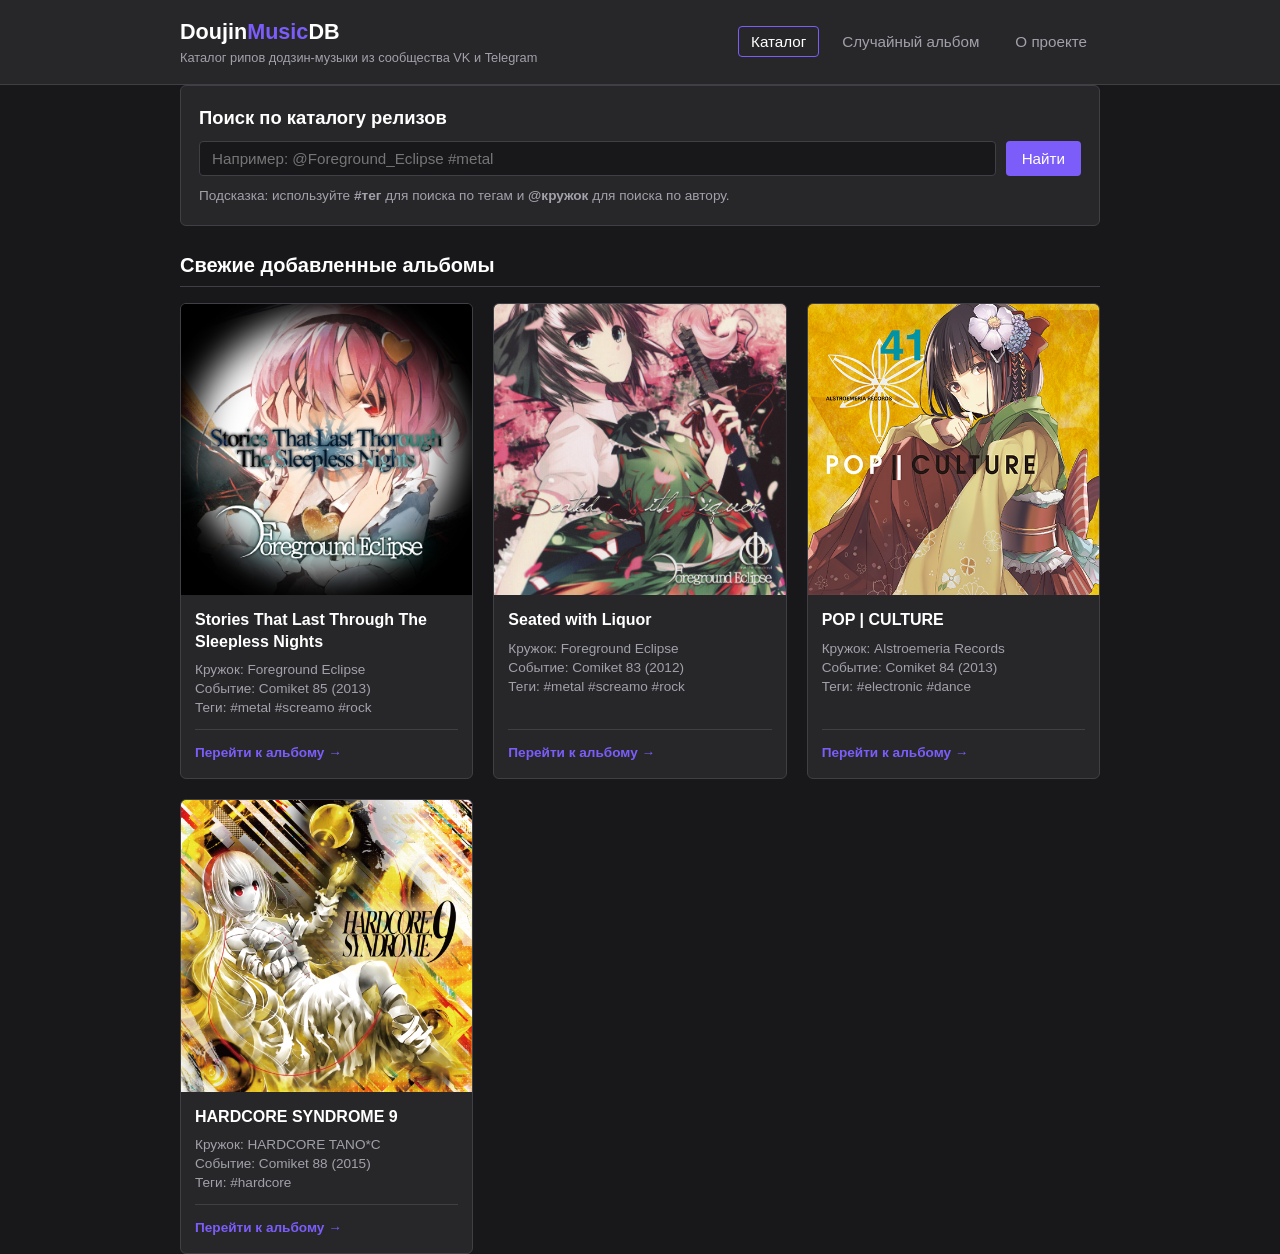
<file: lab2/index.html>
<!DOCTYPE html>
<html lang="ru">
<head>
    <meta charset="UTF-8">
    <meta name="viewport" content="width=device-width, initial-scale=1.0">
    <title>DoujinMusicDB — Каталог рипов додзин-музыки</title>
    <link rel="stylesheet" href="css/style.css">
</head>
<body>

    <header id="site-header">
        <div class="container header-inner">
            <a href="index.html" class="brand-link">
                <div>
                    <div class="brand-title">Doujin<span>Music</span>DB</div>
                    <span class="brand-subtitle">Каталог рипов додзин-музыки из сообщества VK и Telegram</span>
                </div>
            </a>
            <nav id="main-nav">
                <ul>
                    <li><a href="index.html" class="active">Каталог</a></li>
                    <li><a href="album.html">Случайный альбом</a></li>
                    <li><a href="about.html">О проекте</a></li>
                </ul>
            </nav>
        </div>
    </header>

    <main class="container">

        <section id="search-panel">
            <h1 class="search-title">Поиск по каталогу релизов</h1>
            <div class="search-form-mock">
                <input type="text" class="search-input" placeholder="Например: @Foreground_Eclipse #metal">
                <button type="button" class="search-button">Найти</button>
            </div>
            <p class="search-info-text">
                Подсказка: используйте <strong>#тег</strong> для поиска по тегам и <strong>@кружок</strong> для поиска по автору.
            </p>
        </section>

        <section>
            <h2 class="catalog-section-title">Свежие добавленные альбомы</h2>

            <div class="album-grid">
                
                <article class="album-card">
                    <div class="album-card-cover-wrap">
                        <a href="album.html">
                            <img src="images/cover.jpg" alt="Обложка Stories That Last Through The Sleepless Nights">
                        </a>
                    </div>
                    <div class="album-card-body">
                        <h3 class="album-card-title">
                            <a href="album.html">Stories That Last Through The Sleepless Nights</a>
                        </h3>
                        <p class="album-card-meta">
                            Кружок: Foreground Eclipse<br>
                            Событие: Comiket 85 (2013)<br>
                            Теги: #metal #screamo #rock
                        </p>
                        <div class="album-card-footer">
                            <a href="album.html" class="album-card-link">Перейти к альбому &rarr;</a>
                        </div>
                    </div>
                </article>

                <article class="album-card">
                    <div class="album-card-cover-wrap">
                        <a href="album.html">
                            <img src="images/cover2.jpg" alt="Обложка Seated with Liquor">
                        </a>
                    </div>
                    <div class="album-card-body">
                        <h3 class="album-card-title">
                            <a href="#">Seated with Liquor</a>
                        </h3>
                        <p class="album-card-meta">
                            Кружок: Foreground Eclipse<br>
                            Событие: Comiket 83 (2012)<br>
                            Теги: #metal #screamo #rock
                        </p>
                        <div class="album-card-footer">
                            <a href="#" class="album-card-link">Перейти к альбому &rarr;</a>
                        </div>
                    </div>
                </article>

                <article class="album-card">
                    <div class="album-card-cover-wrap">
                        <a href="album.html">
                            <img src="images/cover3.jpg" alt="Обложка POP | CULTURE">
                        </a>
                    </div>
                    <div class="album-card-body">
                        <h3 class="album-card-title">
                            <a href="#">POP | CULTURE</a>
                        </h3>
                        <p class="album-card-meta">
                            Кружок: Alstroemeria Records<br>
                            Событие: Comiket 84 (2013)<br>
                            Теги: #electronic #dance
                        </p>
                        <div class="album-card-footer">
                            <a href="#" class="album-card-link">Перейти к альбому &rarr;</a>
                        </div>
                    </div>
                </article>

                <article class="album-card">
                    <div class="album-card-cover-wrap">
                        <a href="album.html">
                            <img src="images/cover4.jpg" alt="Обложка HARDCORE SYNDROME 9">
                        </a>
                    </div>
                    <div class="album-card-body">
                        <h3 class="album-card-title">
                            <a href="#">HARDCORE SYNDROME 9</a>
                        </h3>
                        <p class="album-card-meta">
                            Кружок: HARDCORE TANO*C<br>
                            Событие: Comiket 88 (2015)<br>
                            Теги: #hardcore
                        </p>
                        <div class="album-card-footer">
                            <a href="#" class="album-card-link">Перейти к альбому &rarr;</a>
                        </div>
                    </div>
                </article>

            </div>
        </section>

    </main>

</body>
</html>
</file>
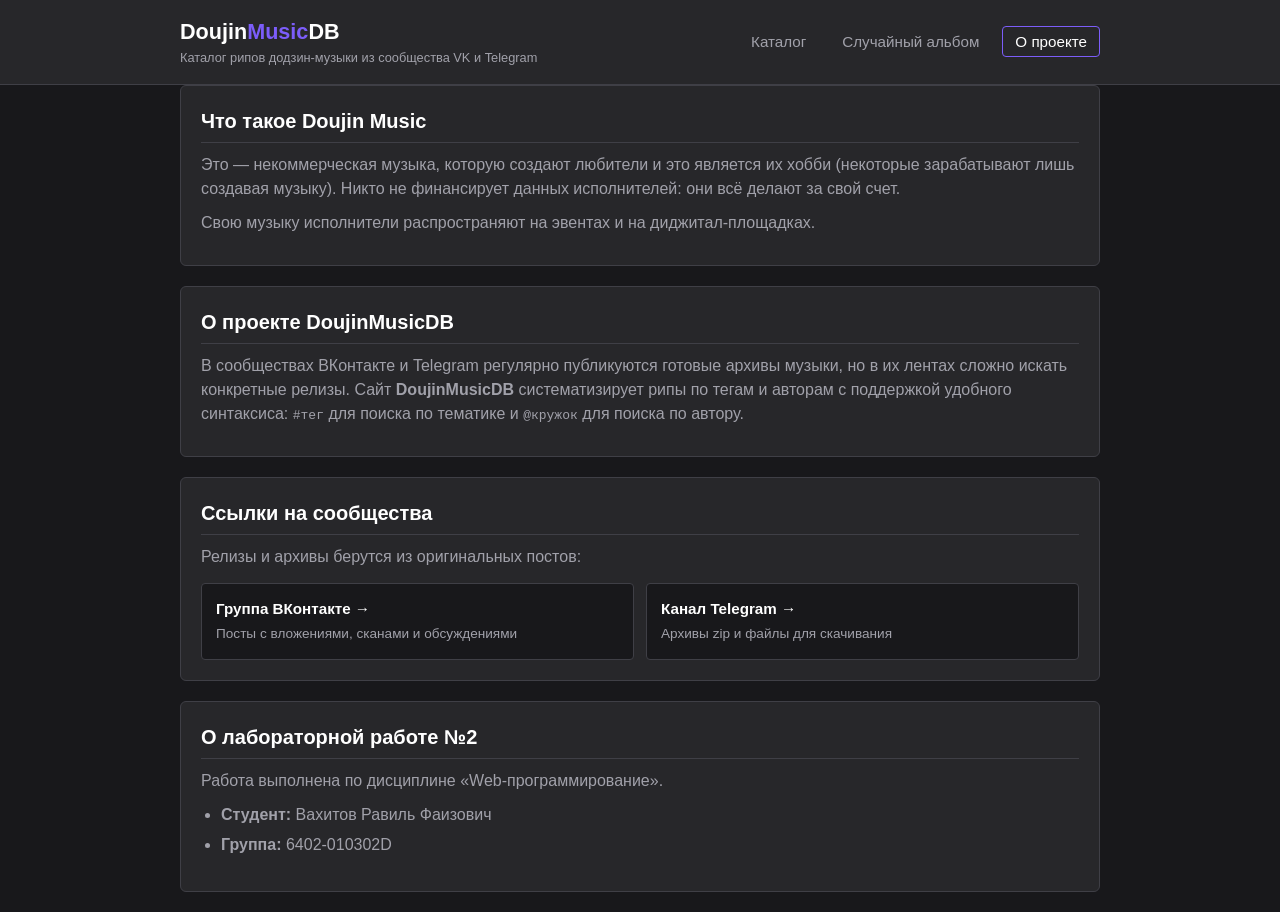
<file: lab2/about.html>
<!DOCTYPE html>
<html lang="ru">
<head>
    <meta charset="UTF-8">
    <meta name="viewport" content="width=device-width, initial-scale=1.0">
    <title>О проекте — DoujinMusicDB</title>
    <link rel="stylesheet" href="css/style.css">
</head>
<body>

    <header id="site-header">
        <div class="container header-inner">
            <a href="index.html" class="brand-link">
                <div>
                    <div class="brand-title">Doujin<span>Music</span>DB</div>
                    <span class="brand-subtitle">Каталог рипов додзин-музыки из сообщества VK и Telegram</span>
                </div>
            </a>
            <nav id="main-nav">
                <ul>
                    <li><a href="index.html">Каталог</a></li>
                    <li><a href="album.html">Случайный альбом</a></li>
                    <li><a href="about.html" class="active">О проекте</a></li>
                </ul>
            </nav>
        </div>
    </header>

    <main class="container">

        <section class="content-box">
            <h2>Что такое Doujin Music</h2>
            <p>
                Это — некоммерческая музыка, которую создают любители и это является их хобби (некоторые зарабатывают лишь создавая музыку). Никто не финансирует данных исполнителей: они всё делают за свой счет.
            </p>
            <p>
                Свою музыку исполнители распространяют на эвентах и на диджитал-площадках.
            </p>
        </section>

        <section class="content-box">
            <h2>О проекте DoujinMusicDB</h2>
            <p>
                В сообществах ВКонтакте и Telegram регулярно публикуются готовые архивы музыки, но в их лентах сложно искать конкретные релизы. Сайт <strong>DoujinMusicDB</strong> систематизирует рипы по тегам и авторам с поддержкой удобного синтаксиса: <code>#тег</code> для поиска по тематике и <code>@кружок</code> для поиска по автору.
            </p>
        </section>

        <section class="content-box">
            <h2>Ссылки на сообщества</h2>
            <p>Релизы и архивы берутся из оригинальных постов:</p>
            
            <div class="social-links-grid">
                <a href="https://vk.ru/doujinmusic" target="_blank" rel="noopener noreferrer" class="social-card">
                    <div class="social-card-title">Группа ВКонтакте &rarr;</div>
                    <div class="social-card-desc">Посты с вложениями, сканами и обсуждениями</div>
                </a>
                
                <a href="https://t.me/doujinmusic_tg" target="_blank" rel="noopener noreferrer" class="social-card">
                    <div class="social-card-title">Канал Telegram &rarr;</div>
                    <div class="social-card-desc">Архивы zip и файлы для скачивания</div>
                </a>
            </div>
        </section>

        <section class="content-box">
            <h2>О лабораторной работе №2</h2>
            <p>
                Работа выполнена по дисциплине «Web-программирование».
            </p>
            <ul>
                <li><strong>Студент:</strong> Вахитов Равиль Фаизович</li>
                <li><strong>Группа:</strong> 6402-010302D</li>
            </ul>
        </section>

    </main>

</body>
</html>
</file>
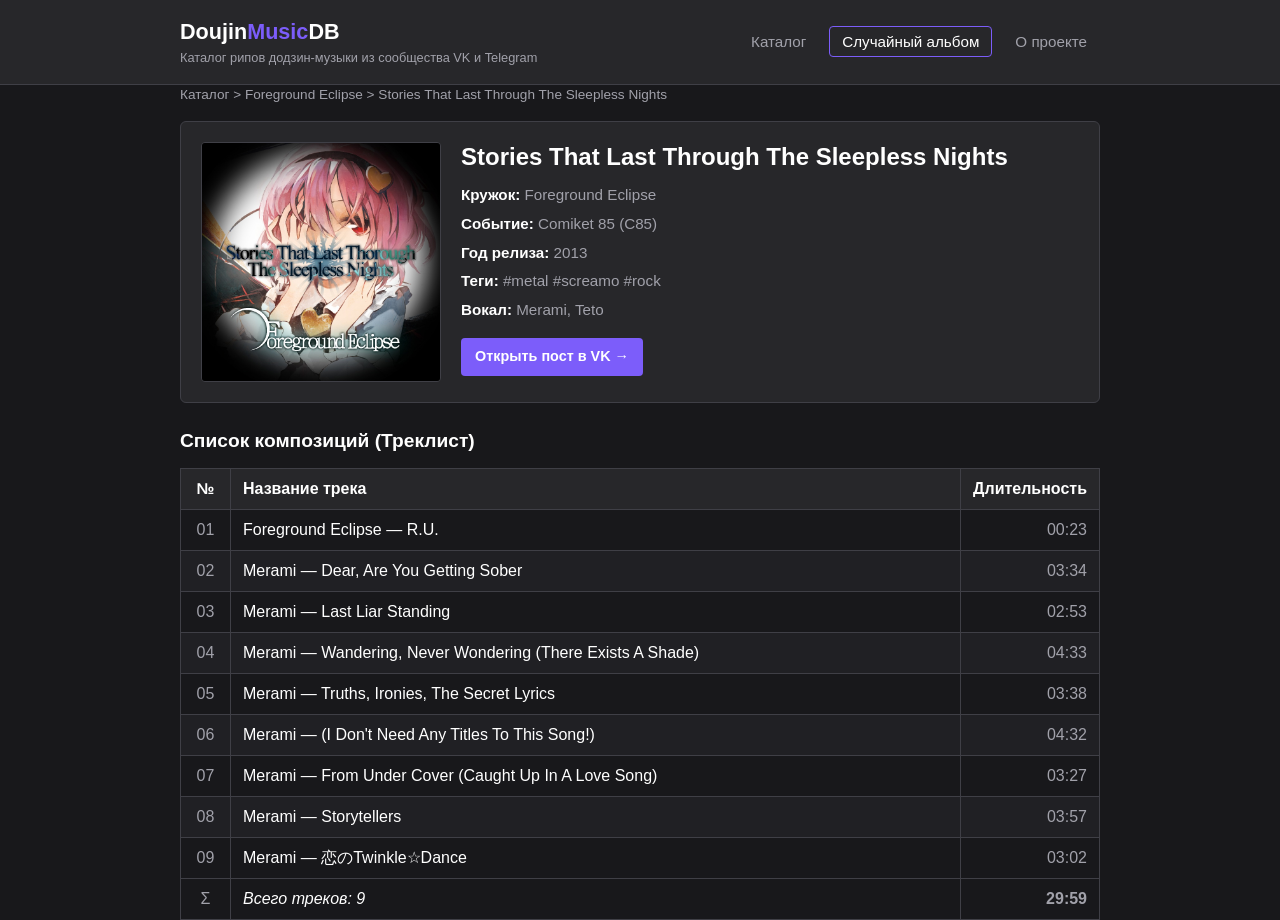
<file: lab2/album.html>
<!DOCTYPE html>
<html lang="ru">
<head>
    <meta charset="UTF-8">
    <meta name="viewport" content="width=device-width, initial-scale=1.0">
    <title>Foreground Eclipse — Stories That Last Through The Sleepless Nights | DoujinMusicDB</title>
    <link rel="stylesheet" href="css/style.css">
</head>
<body>

    <header id="site-header">
        <div class="container header-inner">
            <a href="index.html" class="brand-link">
                <div>
                    <div class="brand-title">Doujin<span>Music</span>DB</div>
                    <span class="brand-subtitle">Каталог рипов додзин-музыки из сообщества VK и Telegram</span>
                </div>
            </a>
            <nav id="main-nav">
                <ul>
                    <li><a href="index.html">Каталог</a></li>
                    <li><a href="album.html" class="active">Случайный альбом</a></li>
                    <li><a href="about.html">О проекте</a></li>
                </ul>
            </nav>
        </div>
    </header>

    <main class="container">

        <nav class="breadcrumb">
            <a href="index.html">Каталог</a> &gt; 
            <span>Foreground Eclipse</span> &gt; 
            <span>Stories That Last Through The Sleepless Nights</span>
        </nav>

        <section id="album-details">
            <div class="album-hero">
                
                <div class="album-cover-container">
                    <img src="images/cover.jpg" alt="Обложка альбома Stories That Last Through The Sleepless Nights">
                </div>

                <div class="album-info-container">
                    <h1 class="album-release-name">Stories That Last Through The Sleepless Nights</h1>
                    
                    <p><strong>Кружок:</strong> Foreground Eclipse</p>
                    <p><strong>Событие:</strong> Comiket 85 (C85)</p>
                    <p><strong>Год релиза:</strong> <time datetime="2013">2013</time></p>
                    <p><strong>Теги:</strong> #metal #screamo #rock</p>
                    <p><strong>Вокал:</strong> Merami, Teto</p>

                    <p>
                        <a href="https://vk.ru/wall-60027733_44156" target="_blank" rel="noopener noreferrer" class="btn-vk-post">
                            Открыть пост в VK &rarr;
                        </a>
                    </p>
                </div>

            </div>
        </section>

        <section class="tracklist-wrapper">
            <h2 class="section-subtitle">Список композиций (Треклист)</h2>

            <table id="tracklist-table">
                <thead>
                    <tr>
                        <th class="col-center">№</th>
                        <th class="col-left">Название трека</th>
                        <th class="col-right">Длительность</th>
                    </tr>
                </thead>
                <tbody>
                    <tr>
                        <td class="col-center">01</td>
                        <td class="col-left">Foreground Eclipse — R.U.</td>
                        <td class="col-right">00:23</td>
                    </tr>
                    <tr>
                        <td class="col-center">02</td>
                        <td class="col-left">Merami — Dear, Are You Getting Sober</td>
                        <td class="col-right">03:34</td>
                    </tr>
                    <tr>
                        <td class="col-center">03</td>
                        <td class="col-left">Merami — Last Liar Standing</td>
                        <td class="col-right">02:53</td>
                    </tr>
                    <tr>
                        <td class="col-center">04</td>
                        <td class="col-left">Merami — Wandering, Never Wondering (There Exists A Shade)</td>
                        <td class="col-right">04:33</td>
                    </tr>
                    <tr>
                        <td class="col-center">05</td>
                        <td class="col-left">Merami — Truths, Ironies, The Secret Lyrics</td>
                        <td class="col-right">03:38</td>
                    </tr>
                    <tr>
                        <td class="col-center">06</td>
                        <td class="col-left">Merami — (I Don't Need Any Titles To This Song!)</td>
                        <td class="col-right">04:32</td>
                    </tr>
                    <tr>
                        <td class="col-center">07</td>
                        <td class="col-left">Merami — From Under Cover (Caught Up In A Love Song)</td>
                        <td class="col-right">03:27</td>
                    </tr>
                    <tr>
                        <td class="col-center">08</td>
                        <td class="col-left">Merami — Storytellers</td>
                        <td class="col-right">03:57</td>
                    </tr>
                    <tr>
                        <td class="col-center">09</td>
                        <td class="col-left">Merami — 恋のTwinkle☆Dance</td>
                        <td class="col-right">03:02</td>
                    </tr>
                </tbody>
                <tfoot>
                    <tr>
                        <td class="col-center">&Sigma;</td>
                        <td class="col-left"><em>Всего треков: 9</em></td>
                        <td class="col-right"><strong>29:59</strong></td>
                    </tr>
                </tfoot>
            </table>
        </section>

    </main>

</body>
</html>
</file>
<file: lab2/css/style.css>
:root {
    --bg-page: #18181b;
    --bg-block: #27272a;
    --border: #3f3f46;
    --text-main: #ffffff;
    --text-sub: #a1a1aa;
    --accent: #7c5dfa;
}

* {
    margin: 0;
    padding: 0;
    box-sizing: border-box;
}

body {
    background-color: var(--bg-page);
    color: var(--text-main);
    font-family: Arial, Helvetica, sans-serif;
    line-height: 1.5;
}

.container {
    width: 100%;
    max-width: 960px;
    margin: 0 auto;
    padding: 0 20px;
}

#site-header {
    background-color: var(--bg-block);
    border-bottom: 1px solid var(--border);
    padding: 16px 0;
}

.header-inner {
    display: flex;
    justify-content: space-between;
    align-items: center;
    flex-wrap: wrap;
    gap: 15px;
}

.brand-link {
    text-decoration: none;
    color: var(--text-main);
}

.brand-title {
    font-size: 1.35rem;
    font-weight: bold;
}

.brand-title span {
    color: var(--accent);
}

.brand-subtitle {
    font-size: 0.8rem;
    color: var(--text-sub);
    display: block;
}

#main-nav ul {
    list-style: none;
    display: flex;
    gap: 10px;
}

#main-nav a {
    color: var(--text-sub);
    text-decoration: none;
    font-size: 0.95rem;
    padding: 6px 12px;
    border-radius: 4px;
    border: 1px solid transparent;
}

#main-nav a:hover {
    color: var(--text-main);
    border-color: var(--border);
}

#main-nav a.active {
    color: var(--text-main);
    border-color: var(--accent);
}

main {
    padding: 24px 0 50px 0;
}

#search-panel {
    background-color: var(--bg-block);
    border: 1px solid var(--border);
    border-radius: 6px;
    padding: 18px;
    margin-bottom: 24px;
}

.search-title {
    font-size: 1.15rem;
    margin-bottom: 10px;
}

.search-form-mock {
    display: flex;
    gap: 10px;
    margin-bottom: 10px;
    flex-wrap: wrap;
}

.search-input {
    flex: 1;
    min-width: 220px;
    background-color: var(--bg-page);
    border: 1px solid var(--border);
    border-radius: 4px;
    padding: 8px 12px;
    color: var(--text-main);
    font-size: 0.95rem;
}

.search-button {
    background-color: var(--accent);
    color: #ffffff;
    border: none;
    padding: 8px 16px;
    border-radius: 4px;
    font-size: 0.95rem;
    cursor: pointer;
}

.search-info-text {
    font-size: 0.85rem;
    color: var(--text-sub);
}

.catalog-section-title {
    font-size: 1.25rem;
    margin-bottom: 16px;
    padding-bottom: 6px;
    border-bottom: 1px solid var(--border);
}

.album-grid {
    display: grid;
    grid-template-columns: repeat(auto-fill, minmax(260px, 1fr));
    gap: 20px;
}

.album-card {
    background-color: var(--bg-block);
    border: 1px solid var(--border);
    border-radius: 6px;
    overflow: hidden;
    display: flex;
    flex-direction: column;
}

.album-card:hover {
    border-color: var(--accent);
}

.album-card-cover-wrap {
    width: 100%;
    aspect-ratio: 1 / 1;
    background-color: var(--bg-page);
}

.album-card-cover-wrap img {
    width: 100%;
    height: 100%;
    object-fit: cover;
    display: block;
}

.album-card-body {
    padding: 14px;
    display: flex;
    flex-direction: column;
    flex: 1;
}

.album-card-title {
    font-size: 1rem;
    line-height: 1.35;
    margin-bottom: 8px;
}

.album-card-title a {
    color: var(--text-main);
    text-decoration: none;
}

.album-card-title a:hover {
    color: var(--accent);
}

.album-card-meta {
    font-size: 0.85rem;
    color: var(--text-sub);
    margin-bottom: 12px;
    line-height: 1.4;
}

.album-card-footer {
    margin-top: auto;
    padding-top: 10px;
    border-top: 1px solid var(--border);
}

.album-card-link {
    color: var(--accent);
    text-decoration: none;
    font-size: 0.85rem;
    font-weight: bold;
}

.album-card-link:hover {
    text-decoration: underline;
}

.breadcrumb {
    font-size: 0.85rem;
    color: var(--text-sub);
    margin-bottom: 16px;
}

.breadcrumb a {
    color: var(--text-sub);
    text-decoration: none;
}

.breadcrumb a:hover {
    color: var(--text-main);
}

#album-details {
    background-color: var(--bg-block);
    border: 1px solid var(--border);
    border-radius: 6px;
    padding: 20px;
    margin-bottom: 24px;
}

.album-hero {
    display: flex;
    gap: 20px;
    flex-wrap: wrap;
}

.album-cover-container {
    flex: 0 0 240px;
    max-width: 240px;
}

.album-cover-container img {
    width: 100%;
    height: auto;
    border-radius: 4px;
    border: 1px solid var(--border);
    display: block;
}

.album-info-container {
    flex: 1;
    min-width: 240px;
}

.album-release-name {
    font-size: 1.5rem;
    line-height: 1.25;
    margin-bottom: 12px;
}

.album-info-container p {
    font-size: 0.95rem;
    color: var(--text-sub);
    margin-bottom: 6px;
}

.album-info-container strong {
    color: var(--text-main);
}

.btn-vk-post {
    display: inline-block;
    background-color: var(--accent);
    color: #ffffff;
    text-decoration: none;
    padding: 8px 14px;
    border-radius: 4px;
    font-weight: bold;
    font-size: 0.9rem;
    margin-top: 10px;
}

.tracklist-wrapper {
    margin-top: 10px;
}

.section-subtitle {
    font-size: 1.2rem;
    margin-bottom: 12px;
}

#tracklist-table {
    width: 100%;
    border-collapse: collapse;
}

#tracklist-table th, 
#tracklist-table td {
    border: 1px solid var(--border);
    padding: 8px 12px;
}

#tracklist-table th {
    background-color: var(--bg-block);
    font-weight: bold;
    color: var(--text-main);
}

#tracklist-table tr:nth-child(even) {
    background-color: #202024;
}

.col-center {
    text-align: center;
    width: 50px;
    color: var(--text-sub);
}

.col-left {
    text-align: left;
}

.col-right {
    text-align: right;
    width: 100px;
    color: var(--text-sub);
}

.content-box {
    background-color: var(--bg-block);
    border: 1px solid var(--border);
    border-radius: 6px;
    padding: 20px;
    margin-bottom: 20px;
}

.content-box h2 {
    font-size: 1.25rem;
    margin-bottom: 10px;
    border-bottom: 1px solid var(--border);
    padding-bottom: 6px;
}

.content-box p {
    margin-bottom: 10px;
    color: var(--text-sub);
}

.content-box ul {
    margin: 10px 0 14px 20px;
    color: var(--text-sub);
}

.content-box li {
    margin-bottom: 6px;
}

.social-links-grid {
    display: grid;
    grid-template-columns: repeat(auto-fit, minmax(200px, 1fr));
    gap: 12px;
    margin-top: 14px;
}

.social-card {
    background-color: var(--bg-page);
    border: 1px solid var(--border);
    border-radius: 4px;
    padding: 14px;
    text-decoration: none;
    color: var(--text-main);
    display: block;
}

.social-card:hover {
    border-color: var(--accent);
}

.social-card-title {
    font-weight: bold;
    font-size: 0.95rem;
    margin-bottom: 4px;
}

.social-card-desc {
    font-size: 0.85rem;
    color: var(--text-sub);
}
</file>
